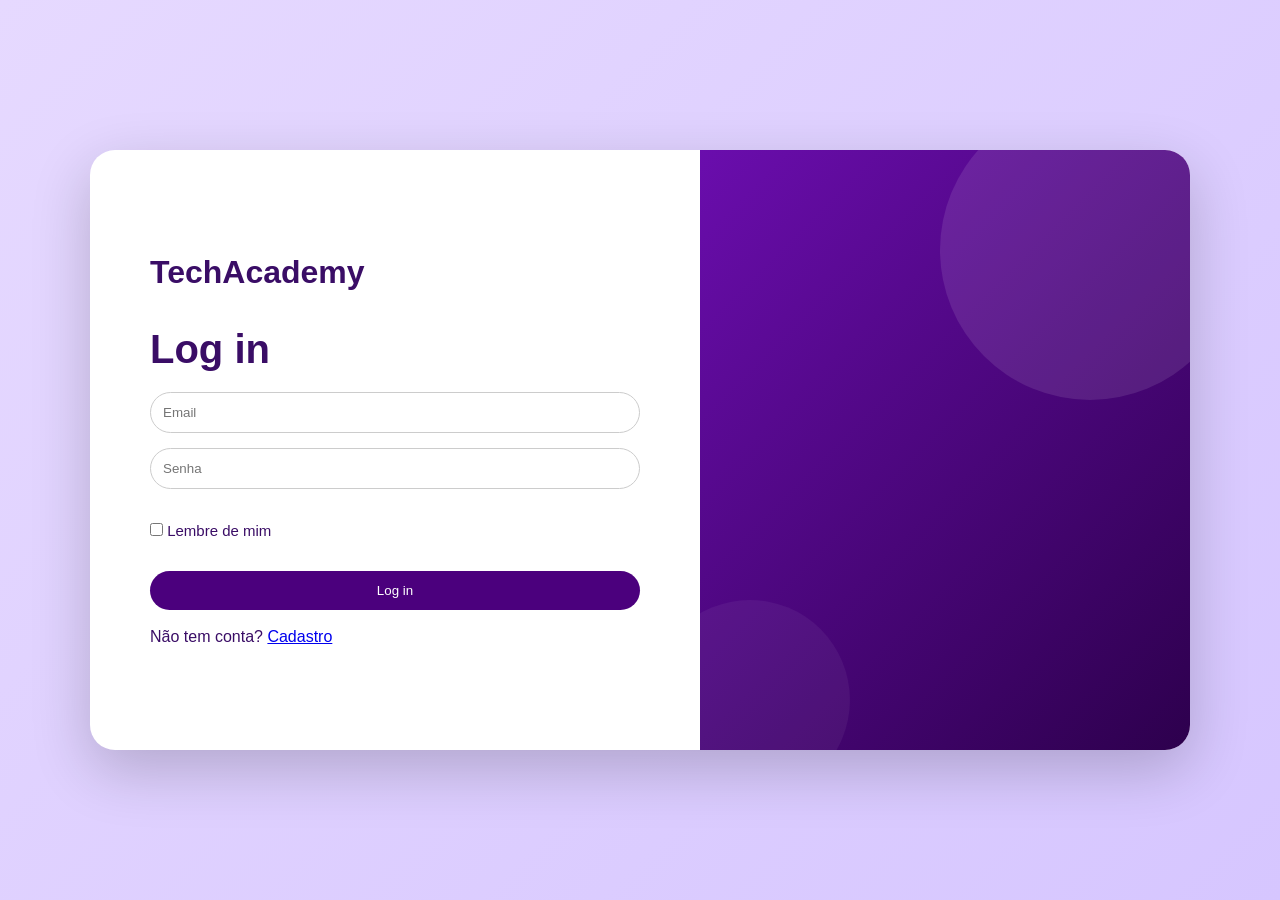
<file: admin.html>
<!DOCTYPE html>
<html lang="pt-br">
<head>

<meta charset="UTF-8">

<meta name="viewport"
content="width=device-width, initial-scale=1.0">

<title>Painel Admin</title>

<link rel="stylesheet" href="Admin.css">

</head>

<body onload="initAdmin()">

<!-- MENU MOBILE -->

<button
class="menu-mobile"
onclick="toggleMenu()">

☰

</button>

<!-- OVERLAY -->

<div
id="overlay"
class="overlay"
onclick="fecharMenu()">

</div>

<!-- SIDEBAR -->

<aside
class="sidebar"
id="sidebar">

  <div>

    <div class="logo-menu">

      <span class="logo-dot"></span>

      <h2>TECHACADEMY</h2>

    </div>

    <nav>

      <button
      class="ativo"
      onclick="mostrar('dashboard', this)">

        Dashboard

      </button>

      <button
      onclick="mostrar('cursos', this)">

        Gerenciar Cursos

      </button>

      <button
      onclick="mostrar('usuarios', this)">

        Alunos

      </button>

      <button
      onclick="mostrar('gestores', this)">

        Gestores

      </button>

      <button
      onclick="mostrar('admins', this)">

        Admins

      </button>

    </nav>

  </div>

  <button
  class="btn-sair"
  onclick="logout()">

    Sair

  </button>

</aside>

<!-- DASHBOARD -->

<div class="dashboard">

  <h1 class="saudacao">
    Painel do Administrador
  </h1>

  <!-- STATUS -->

  <div class="status">

    <div class="card">
      <h3>Cursos</h3>
      <span id="totalCursos">0</span>
    </div>

    <div class="card">
      <h3>Alunos</h3>
      <span id="totalAlunos">0</span>
    </div>

    <div class="card">
      <h3>Gestores</h3>
      <span id="totalGestores">0</span>
    </div>

    <div class="card">
      <h3>Admins</h3>
      <span id="totalAdmins">0</span>
    </div>

  </div>

  <!-- CONTEÚDO -->

  <div id="conteudo"></div>

</div>

<script>

/* =========================
   DATABASE
========================= */

let admins =
JSON.parse(localStorage.getItem("admins")) || [];

let gestores =
JSON.parse(localStorage.getItem("gestores")) || [];

let alunos =
JSON.parse(localStorage.getItem("alunos")) || [];

let cursos =
JSON.parse(localStorage.getItem("cursos")) || [];

/* =========================
   INIT
========================= */

function initAdmin(){

  let user =
  JSON.parse(localStorage.getItem("logado"));

  if(!user || user.tipo !== "admin"){

    alert("Acesso negado");

    location.href = "login.html";

    return;
  }

  atualizarStatus();

  renderDashboard();
}

/* =========================
   MENU MOBILE
========================= */

function toggleMenu(){

  document
  .getElementById("sidebar")
  .classList.toggle("ativo");

  document
  .getElementById("overlay")
  .classList.toggle("ativo");
}

function fecharMenu(){

  document
  .getElementById("sidebar")
  .classList.remove("ativo");

  document
  .getElementById("overlay")
  .classList.remove("ativo");
}

/* =========================
   STATUS
========================= */

function atualizarStatus(){

  document.getElementById(
    "totalCursos"
  ).innerText = cursos.length;

  document.getElementById(
    "totalAlunos"
  ).innerText = alunos.length;

  document.getElementById(
    "totalGestores"
  ).innerText = gestores.length;

  document.getElementById(
    "totalAdmins"
  ).innerText = admins.length;
}

/* =========================
   SALVAR
========================= */

function salvar(){

  localStorage.setItem(
    "admins",
    JSON.stringify(admins)
  );

  localStorage.setItem(
    "gestores",
    JSON.stringify(gestores)
  );

  localStorage.setItem(
    "alunos",
    JSON.stringify(alunos)
  );

  localStorage.setItem(
    "cursos",
    JSON.stringify(cursos)
  );

  atualizarStatus();
}

/* =========================
   LOGOUT
========================= */

function logout(){

  let confirmar =
  confirm("Deseja realmente sair da plataforma?");

  if(!confirmar){
    return;
  }

  alert("Logout realizado com sucesso!");

  localStorage.removeItem("logado");

  location.href = "login.html";
}

/* =========================
   MENU
========================= */

function mostrar(tipo, el){

  document
  .querySelectorAll("nav button")
  .forEach(btn => {

    btn.classList.remove("ativo");

  });

  el.classList.add("ativo");

  fecharMenu();

  if(tipo === "dashboard"){
    renderDashboard();
  }

  if(tipo === "cursos"){
    renderCursos();
  }

  if(tipo === "usuarios"){
    renderUsuarios();
  }

  if(tipo === "gestores"){
    renderGestores();
  }

  if(tipo === "admins"){
    renderAdmins();
  }
}

/* =========================
   DASHBOARD
========================= */

function renderDashboard(){

  document.getElementById(
    "conteudo"
  ).innerHTML = `

    <div class="card">

      <h2>
        Plataforma Online ✅
      </h2>

      <br>

      <p>
        📚 Cursos:
        ${cursos.length}
      </p>

      <p>
        🎓 Alunos:
        ${alunos.length}
      </p>

      <p>
        🧑‍💼 Gestores:
        ${gestores.length}
      </p>

      <p>
        👑 Admins:
        ${admins.length}
      </p>

    </div>

  `;
}

/* =========================
   CURSOS
========================= */

function renderCursos(){

  document.getElementById(
    "conteudo"
  ).innerHTML = `

    <div class="card">

      <h2>Novo Curso</h2>

      <br>

      <input
      id="cursoNome"
      placeholder="Nome do curso">

      <input
      id="cursoTempo"
      placeholder="Tempo do curso">

      <button onclick="criarCurso()">

        Criar Curso

      </button>

    </div>

    <br>

    <div class="cursos">

      ${cursos.map(c => `

        <div class="card">

          <h3>${c.nome}</h3>

          <p>
            ⏱️ ${c.tempo || "Sem tempo"}
          </p>

          <button
          class="btn-excluir"
          onclick="excluirCurso(${c.id})">

            Excluir Curso

          </button>

        </div>

      `).join("")}

    </div>

  `;
}

function criarCurso(){

  let nome =
  document.getElementById(
    "cursoNome"
  ).value;

  let tempo =
  document.getElementById(
    "cursoTempo"
  ).value;

  if(!nome){

    alert("Digite o nome");

    return;
  }

  cursos.push({

    id:Date.now(),

    nome,

    tempo

  });

  salvar();

  renderCursos();
}

function excluirCurso(id){

  if(!confirm("Excluir curso?")){
    return;
  }

  cursos =
  cursos.filter(
    c => c.id !== id
  );

  salvar();

  renderCursos();
}

/* =========================
   ALUNOS
========================= */

function renderUsuarios(){

  document.getElementById(
    "conteudo"
  ).innerHTML = `

    <div class="cursos">

      ${alunos.map(a => `

        <div class="card">

          <h3>${a.nome}</h3>

          <p>
            👤 ${a.login}
          </p>

          <p>
            📚 Cursos:
            ${a.cursos?.length || 0}
          </p>

        </div>

      `).join("")}

    </div>

  `;
}

/* =========================
   GESTORES
========================= */

function renderGestores(){

  document.getElementById(
    "conteudo"
  ).innerHTML = `

    <div class="card">

      <h2>Novo Gestor</h2>

      <br>

      <input
      id="gNome"
      placeholder="Nome">

      <input
      id="gLogin"
      placeholder="Login">

      <input
      id="gSenha"
      placeholder="Senha">

      <button
      onclick="criarGestor()">

        Criar Gestor

      </button>

    </div>

    <br>

    <div class="cursos">

      ${gestores.map(g => `

        <div class="card">

          <h3>${g.nome}</h3>

          <p>
            👤 ${g.login}
          </p>

        </div>

      `).join("")}

    </div>

  `;
}

function criarGestor(){

  let nome =
  document.getElementById(
    "gNome"
  ).value;

  let login =
  document.getElementById(
    "gLogin"
  ).value;

  let senha =
  document.getElementById(
    "gSenha"
  ).value;

  if(!nome || !login || !senha){

    alert("Preencha tudo");

    return;
  }

  gestores.push({

    nome,
    login,
    senha,
    tipo:"gestor"

  });

  salvar();

  renderGestores();
}

/* =========================
   ADMINS
========================= */

function renderAdmins(){

  document.getElementById(
    "conteudo"
  ).innerHTML = `

    <div class="card">

      <h2>Novo Admin</h2>

      <br>

      <input
      id="aNome"
      placeholder="Nome">

      <input
      id="aLogin"
      placeholder="Login">

      <input
      id="aSenha"
      placeholder="Senha">

      <button
      onclick="criarAdmin()">

        Criar Admin

      </button>

    </div>

    <br>

    <div class="cursos">

      ${admins.map(a => `

        <div class="card">

          <h3>${a.nome}</h3>

          <p>
            👤 ${a.login}
          </p>

        </div>

      `).join("")}

    </div>

  `;
}

function criarAdmin(){

  let nome =
  document.getElementById(
    "aNome"
  ).value;

  let login =
  document.getElementById(
    "aLogin"
  ).value;

  let senha =
  document.getElementById(
    "aSenha"
  ).value;

  if(!nome || !login || !senha){

    alert("Preencha tudo");

    return;
  }

  admins.push({

    nome,
    login,
    senha,
    tipo:"admin"

  });

  salvar();

  renderAdmins();
}

</script>

</body>
</html>
</file>
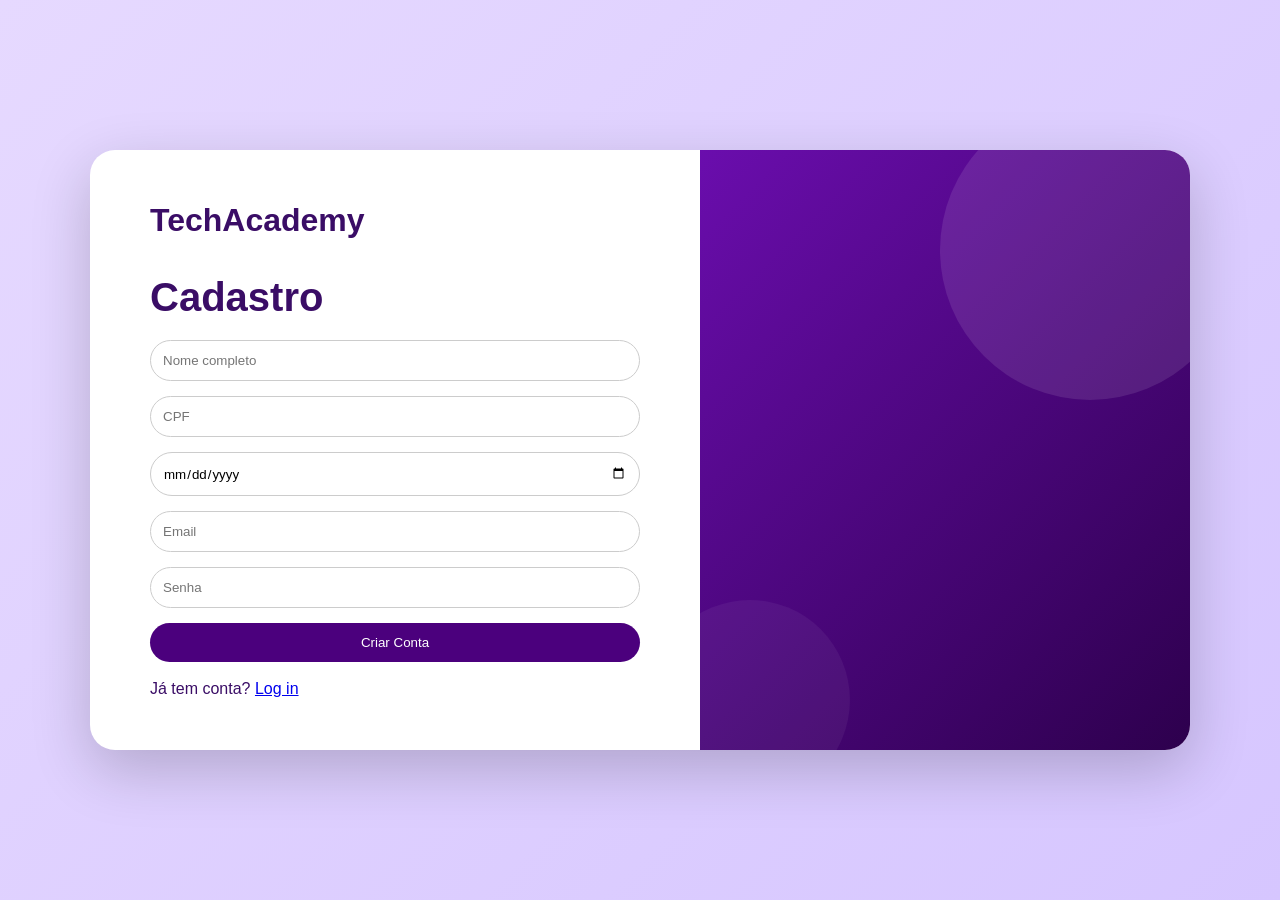
<file: cadastro.html>
<!DOCTYPE html>
<html lang="pt-br">
<head>
<meta charset="UTF-8">
<meta name="viewport" content="width=device-width, initial-scale=1.0">
<title>Cadastro</title>

<link rel="stylesheet" href="style.css">
</head>

<body class="auth-bg">

<div class="auth-container">

  <!-- ESQUERDA -->
  <div class="auth-left">

    <h1 class="logo">
  <a href="index.html">TechAcademy</a>
</h1>

    <br><br>

    <h2>Cadastro</h2>

    <input id="nome" placeholder="Nome completo">
    <input id="cpf" placeholder="CPF">
    <input id="nascimento" type="date">
    <input id="usuario" placeholder="Email">
    <input id="senha" type="password" placeholder="Senha">

    <button onclick="cadastrar()">Criar Conta</button>
    <br>

    <p>Já tem conta? <a href="login.html">Log in</a></p>

  </div>

  <!-- DIREITA -->
  <div class="auth-right"></div>

</div>

<!-- JS -->
<script src="db.js"></script>
<script src="auth.js"></script>

</body>
</html>
</file>
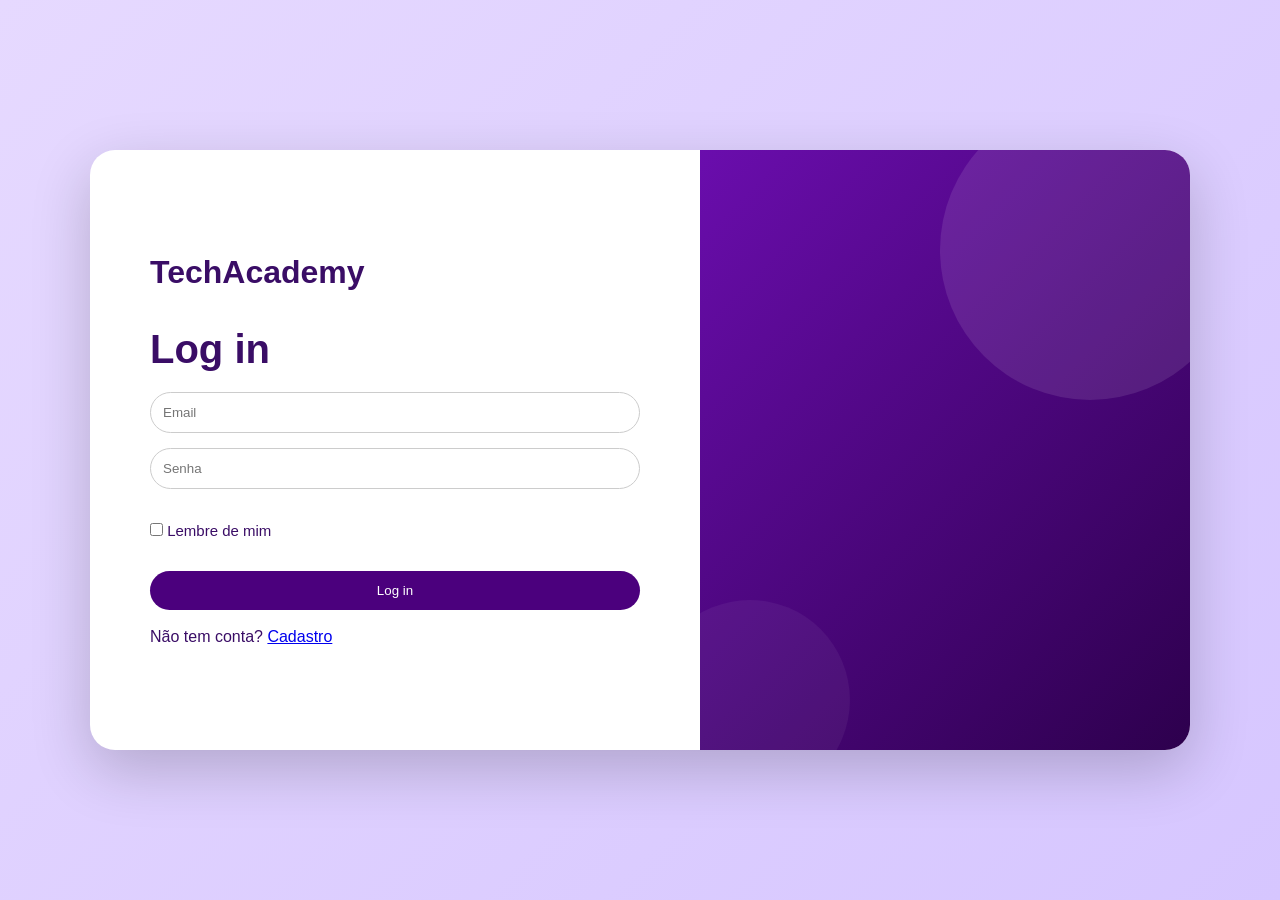
<file: cursos.html>
<!DOCTYPE html>
<html lang="pt-BR">

<head>

  <meta charset="UTF-8">

  <meta name="viewport"
  content="width=device-width, initial-scale=1.0">

  <title>Cursos</title>

  <link rel="stylesheet" href="cursos.css">

</head>

<body>

  <div class="topo">

    <h1>Cursos Disponíveis</h1>

    <input
      type="text"
      id="pesquisa"
      placeholder="Pesquisar curso..."
    >

  </div>

  <div
    id="listaCursos"
    class="grid-cursos"
  ></div>

  <div id="cursoContainer"></div>

  <script src="CURSOS.js"></script>

  <script>

    /* =========================
    LOGIN
    ========================= */

    let user =
    JSON.parse(localStorage.getItem("logado"));

    if(!user){

      alert("Faça login");

      window.location.href =
      "login.html";

    }

    /* =========================
    CURSOS DISPONÍVEIS
    ========================= */

    const listaCursos =
    document.getElementById(
      "listaCursos"
    );

    const pesquisa =
    document.getElementById(
      "pesquisa"
    );

    renderCursos();


    function renderCursos(){

      let busca =
      pesquisa.value.toLowerCase();

      listaCursos.innerHTML =
      "";

      cursosBase.forEach((curso,index)=>{

        if(
          !curso.nome
          .toLowerCase()
          .includes(busca)
        ) return;

        listaCursos.innerHTML += `

          <div class="curso-card">

            <img src="${curso.imagem}">

            <div class="curso-info">

              <span class="categoria">
                ${curso.categoria}
              </span>

              <h2>
                ${curso.nome}
              </h2>

              <p>
                ${curso.descricao}
              </p>

              <button onclick="
                matricular(${index})
              ">
                Matricular-se
              </button>

            </div>

          </div>

        `;
      });

    }

    pesquisa.addEventListener(
      "input",
      renderCursos
    );

    /* =========================
    MATRICULAR
    ========================= */

    function matricular(index){

      if(!user.cursos){

        user.cursos = [];

      }

      let cursoExiste =
      user.cursos.find(
        c => c.id === cursosBase[index].id
      );

      if(cursoExiste){

        abrirCurso(index);
        return;

      }

      user.cursos.push(
        cursosBase[index]
      );

      localStorage.setItem(
        "logado",
        JSON.stringify(user)
      );

      alert(
        "Matrícula realizada!"
      );

      abrirCurso(index);

    }

    /* =========================
    ABRIR CURSO
    ========================= */

    function abrirCurso(index){

      let curso =
      cursosBase[index];

      let container =
      document.getElementById(
        "cursoContainer"
      );

      container.innerHTML = `

        <div class="aulas">

          ${curso.aulas.map((aula,aulaIndex)=>`

            <div class="aula-card">

              <h2>
                ${aula.titulo}
              </h2>

              <p>
                ${aula.material.conteudo}
              </p>

              <button onclick="
                abrirQuestoes(
                  ${index},
                  ${aulaIndex}
                )
              ">
                Fazer Atividade
              </button>

            </div>

          `).join("")}

        </div>

      `;

      window.scrollTo({
        top:document.body.scrollHeight,
        behavior:"smooth"
      });

    }

    /* =========================
    QUESTÕES
    ========================= */

    function abrirQuestoes(
      cursoIndex,
      aulaIndex
    ){

      let curso =
      cursosBase[cursoIndex];

      let aula =
      curso.aulas[aulaIndex];

      let container =
      document.getElementById(
        "cursoContainer"
      );

      let html = "";

      aula.questoes.forEach(
      (q,index)=>{

        html += `

          <div class="questao">

            <h3>
              ${q.pergunta}
            </h3>

            ${q.alternativas.map(
            (alt,altIndex)=>`

              <label class="alternativa">

                <input
                  type="radio"
                  name="questao${index}"
                  value="${altIndex}"
                >

                ${alt}

              </label>

            `).join("")}

          </div>

        `;
      });

      container.innerHTML = `

        <div class="painel">

          <h1>
            ${aula.titulo}
          </h1>

          ${html}

          <button onclick="
            corrigir(
              ${cursoIndex},
              ${aulaIndex}
            )
          ">
            Enviar Respostas
          </button>

        </div>

      `;

    }

    /* =========================
    CORRIGIR
    ========================= */

    function corrigir(
      cursoIndex,
      aulaIndex
    ){

      let aula =
      cursosBase[cursoIndex]
      .aulas[aulaIndex];

      let acertos = 0;

      aula.questoes.forEach(
      (q,index)=>{

        let marcada =
        document.querySelector(
          'input[name="questao'+index+'"]:checked'
        );

        if(!marcada) return;

        if(
          parseInt(marcada.value)
          ===
          q.correta
        ){

          acertos++;

        }

      });

      let xp =
      acertos * 50;

      if(!user.xp){

        user.xp = 0;

      }

      user.xp += xp;

      localStorage.setItem(
        "logado",
        JSON.stringify(user)
      );

      alert(
        "Você acertou "
        + acertos +
        " questão(ões)\n"
        + "XP ganho: "
        + xp
      );

      abrirCurso(cursoIndex);

    }

  </script>

</body>

</html>
</file>
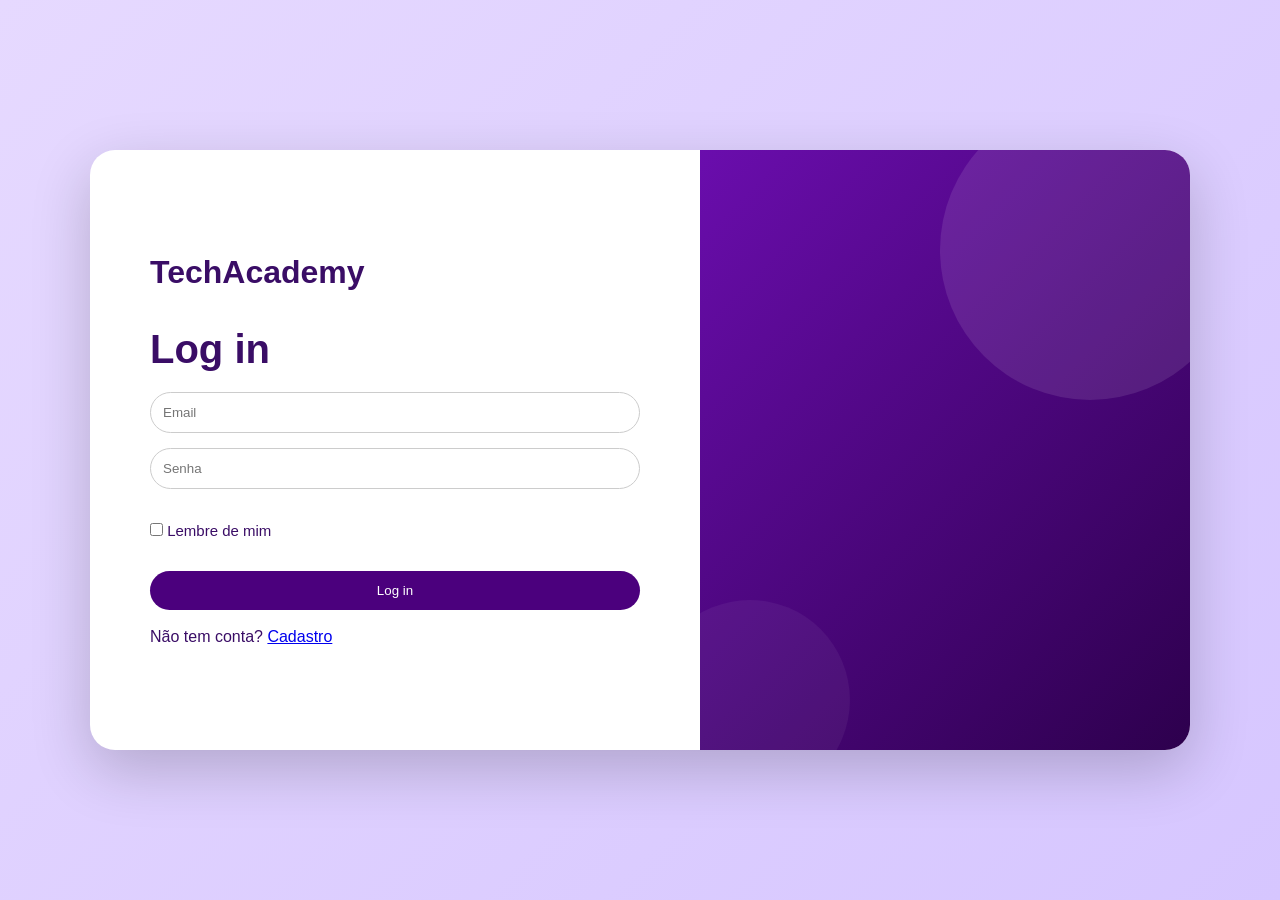
<file: gestor.html>
<!DOCTYPE html>
<html lang="pt-br">

<head>

<meta charset="UTF-8">
<meta name="viewport" content="width=device-width, initial-scale=1.0">

<title>Gestor TechAcademy</title>

<link rel="stylesheet" href="gestor.css">

</head>

<body onload="initGestor()">

<button class="menu-mobile" onclick="toggleMenu()">☰</button>

<div class="overlay" id="overlay" onclick="toggleMenu()"></div>

<div class="layout">

  <aside class="sidebar" id="sidebar">

    <div>

      <div class="logo">
        <span>■</span>
        <h2>TECHACADEMY</h2>
      </div>

      <nav>

        <button onclick="abrirDashboard()">
          Dashboard
        </button>

        <button onclick="renderCursos()">
          Gerenciar Cursos
        </button>

        <button onclick="abrirNovoCurso()">
          Novo Curso
        </button>

        <button onclick="renderRelatorios()">
          Relatórios
        </button>

      </nav>

    </div>

    <button class="btn-logout" onclick="confirmarLogout()">
      Sair
    </button>

  </aside>

  <main class="conteudo">

    <section class="hero">
      <h1>Gestão Tech Academy</h1>
      <p>Dashboard Administrativo de Performance e Crescimento</p>
    </section>

    <section id="metricas"></section>
    <section id="app"></section>

  </main>

</div>

<script src="db.js"></script>
<script src="gestor.js"></script>

</body>
</html>
</file>
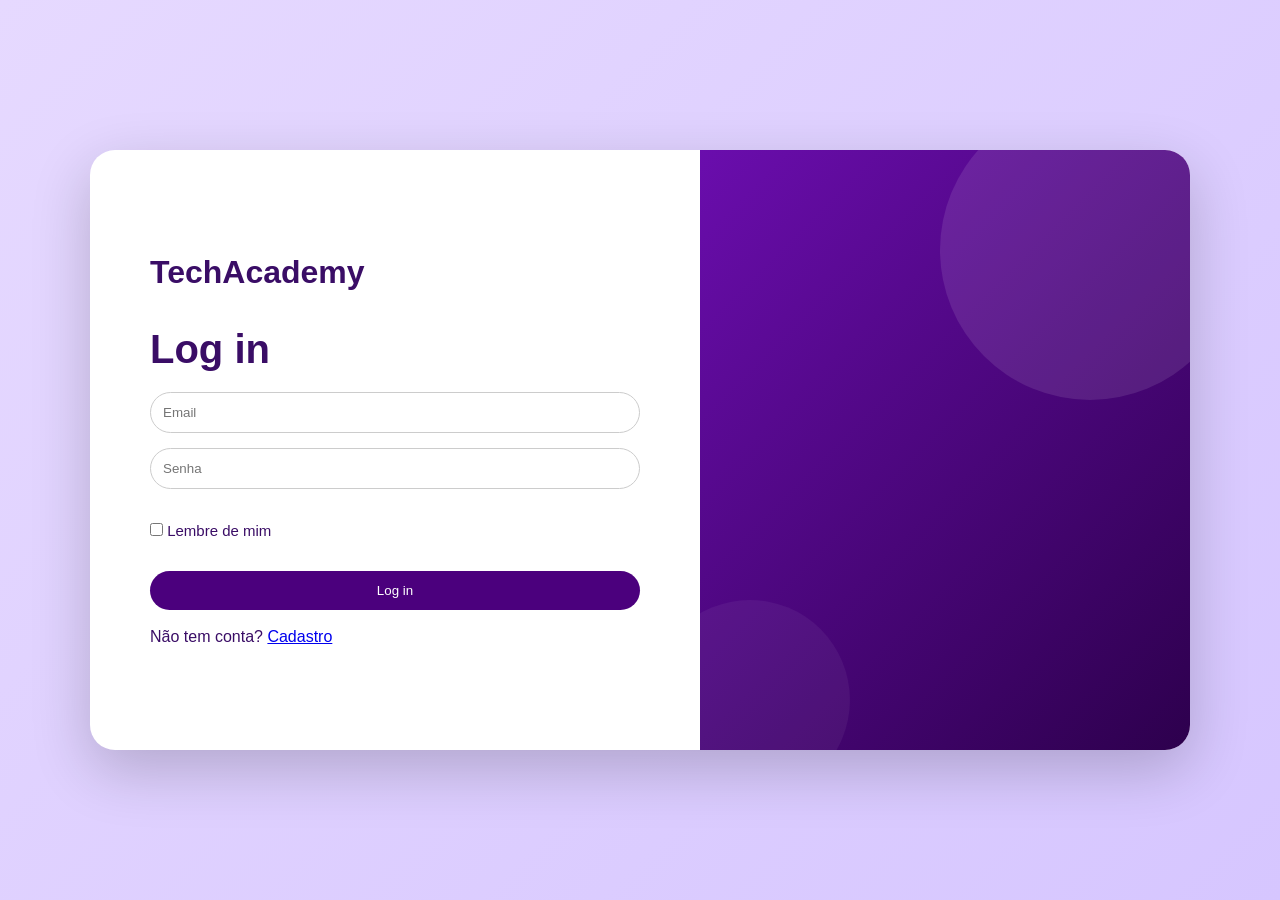
<file: login.html>
<!DOCTYPE html>
<html lang="pt-br">
<head>
<meta charset="UTF-8">
<meta name="viewport" content="width=device-width, initial-scale=1.0">
<title>Login</title>

<link rel="stylesheet" href="style.css">
</head>

<body class="auth-bg">

<div class="auth-container">

  <!-- ESQUERDA -->
  <div class="auth-left">

    <h1 class="logo">
  <a href="index.html">TechAcademy</a>
</h1>

    <br><br>

    <h2>Log in</h2>
  

    <input id="usuario" placeholder="Email">
    <input id="senha" type="password" placeholder="Senha">
    <br>

    <div class="auth-options">
      <label><input type="checkbox"> Lembre de mim</label>
      
    </div>

    <button onclick="login()">Log in</button>
<br>
    <p>Não tem conta? <a href="cadastro.html">Cadastro</a></p>

  </div>

  <!-- DIREITA -->
  <div class="auth-right"></div>

</div>

<!-- JS -->
<script src="db.js"></script>
<script src="auth.js"></script>

</body>
</html>
</file>
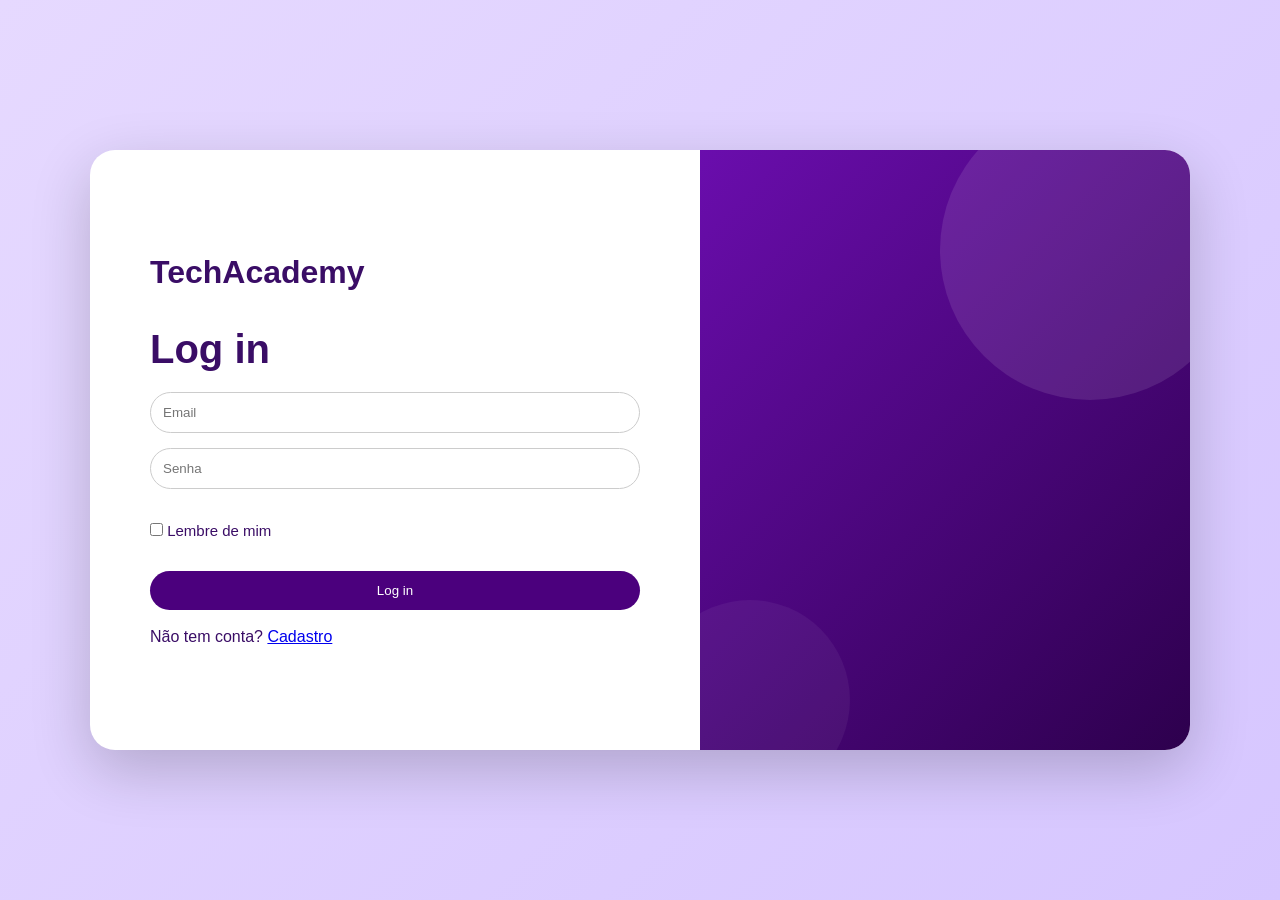
<file: perfil.html>
<!DOCTYPE html>
<html lang="pt-BR">
<head>
<meta charset="UTF-8">
<meta name="viewport" content="width=device-width, initial-scale=1.0">
<title>TechAcademy | Meu Perfil</title>
<link rel="stylesheet" href="dashboard.css">

<!-- Estilos exclusivos da página de perfil.
     Eles sobrescrevem apenas os estilos do dashboard que causavam conflito. -->
<style>
body{
  display:block !important;
  min-height:100vh;
  background:#08080b !important;
  color:#f7f5ff !important;
  overflow-x:hidden;
}
.perfil-page{
  width:min(980px,calc(100% - 32px)) !important;
  max-width:none !important;
  margin:0 auto !important;
  padding:34px 0 50px !important;
}
.perfil-topo{
  display:flex !important;
  align-items:center !important;
  gap:14px !important;
  margin-bottom:24px !important;
}
.perfil-topo button{
  width:42px !important;height:42px !important;
  border:1px solid #272431 !important;
  border-radius:11px !important;
  background:#111116 !important;
  color:#fff !important;
  font-size:19px !important;
  cursor:pointer !important;
  transition:.2s;
}
.perfil-topo button:hover{
  border-color:#8b5cf6 !important;
  background:#8b5cf615 !important;
}
.perfil-topo h2{
  font-size:19px !important;
  letter-spacing:-.3px;
}
.perfil-topo h2::first-letter{color:#fff}
.perfil-card,
.status-card,
.documentos-card,
.desativar-card{
  background:linear-gradient(145deg,#15151c,#101015) !important;
  border:1px solid #272431 !important;
  border-radius:16px !important;
  padding:24px !important;
  margin-bottom:16px !important;
  box-shadow:none !important;
}
.perfil-card{
  text-align:center !important;
  position:relative !important;
  padding:34px 24px 30px !important;
  overflow:hidden;
}
.perfil-card::before{
  content:"";
  position:absolute;
  left:0;right:0;top:0;height:3px;
  background:linear-gradient(90deg,#8b5cf6,#a78bfa);
}
.perfil-card img{
  display:block;
  width:128px !important;
  height:128px !important;
  border-radius:50% !important;
  object-fit:cover !important;
  border:3px solid #8b5cf6 !important;
  margin:0 auto 15px !important;
  box-shadow:0 0 30px #8b5cf633;
  background:#19171f;
}
.perfil-card h1{
  font-size:25px !important;
  margin:0 0 7px !important;
  letter-spacing:-.5px;
}
.perfil-card p{
  color:#9995a8 !important;
  font-size:13px !important;
}
.editar-foto{
  position:absolute !important;
  top:28px !important;
  right:28px !important;
  width:40px !important;
  height:40px !important;
  border:1px solid #8b5cf655 !important;
  border-radius:10px !important;
  background:#8b5cf618 !important;
  color:#c4b5fd !important;
  cursor:pointer !important;
}
.status-card h2,
.documentos-card h2,
.desativar-card h2{
  font-size:16px !important;
  margin:0 !important;
}
.perfil-info{
  display:grid !important;
  grid-template-columns:repeat(3,1fr);
  gap:10px !important;
  margin-top:16px !important;
}
.perfil-info span{
  background:#111116 !important;
  border:1px solid #272431 !important;
  padding:15px !important;
  border-radius:11px !important;
  color:#9995a8 !important;
  font-size:12px !important;
}
.perfil-info strong{
  display:block;
  color:#f5f3ff;
  margin-top:7px;
  font-size:14px;
}
.documentos-card > h2{margin-bottom:14px !important}
.item-perfil{
  padding:13px 14px;
  margin-top:8px;
  border:1px solid #272431;
  border-radius:10px;
  background:#111116;
  color:#ddd9e7;
  font-size:12px;
}
.documentos-card input{
  display:block;
  width:100% !important;
  padding:12px 13px !important;
  margin-top:9px !important;
  border:1px solid #272431 !important;
  border-radius:10px !important;
  background:#0d0d12 !important;
  color:#fff !important;
  outline:none !important;
  font-size:13px;
}
.documentos-card input:focus{
  border-color:#8b5cf6 !important;
  box-shadow:0 0 0 3px #8b5cf610;
}
.documentos-card button{
  width:100% !important;
  padding:12px !important;
  margin-top:12px !important;
  border:0 !important;
  border-radius:10px !important;
  background:linear-gradient(135deg,#8b5cf6,#6d28d9) !important;
  color:#fff !important;
  cursor:pointer !important;
  font-weight:700 !important;
  font-size:12px !important;
}
.desativar-card p{
  color:#9995a8;
  font-size:12px;
  margin-top:7px;
}
.btn-desativar{
  width:100% !important;
  padding:12px !important;
  margin-top:13px !important;
  border:1px solid #ef444455 !important;
  border-radius:10px !important;
  background:#ef444410 !important;
  color:#fca5a5 !important;
  cursor:pointer !important;
  font-weight:700 !important;
  font-size:12px !important;
}
.btn-sair{
  display:block;
  width:100% !important;
  padding:13px !important;
  margin-top:16px !important;
  border:1px solid #272431 !important;
  border-radius:10px !important;
  background:#111116 !important;
  color:#ddd9e7 !important;
  cursor:pointer !important;
  font-weight:700 !important;
  font-size:12px !important;
}
.btn-sair:hover{border-color:#8b5cf655 !important;color:#fff !important}
@media(max-width:700px){
  .perfil-page{width:min(100% - 24px,980px) !important;padding:22px 0 35px !important}
  .perfil-card{padding:30px 18px 25px !important}
  .perfil-info{grid-template-columns:1fr !important}
  .editar-foto{top:18px !important;right:18px !important}
}
</style>
</head>

<body onload="carregarPerfil()">
<div class="perfil-page">

  <div class="perfil-topo">
    <button onclick="voltarDashboard()" aria-label="Voltar">←</button>
    <h2>Tech<span style="color:#a78bfa">Academy</span></h2>
  </div>

  <div class="perfil-card">
    <img id="fotoPerfil" alt="Foto do perfil">
    <input type="file" hidden id="uploadFoto" accept="image/*" onchange="trocarFoto(event)">
    <button class="editar-foto" onclick="document.getElementById('uploadFoto').click()" aria-label="Alterar foto">✏️</button>
    <h1 id="nomePerfil"></h1>
    <p id="emailPerfil"></p>
  </div>

  <div class="status-card">
    <h2>⚙️ Status da conta</h2>
    <div class="perfil-info">
      <span>📅 Cadastro:<strong id="dataCadastro"></strong></span>
      <span>📚 Cursos:<strong id="totalCursos"></strong></span>
      <span>🏆 Certificados:<strong id="totalCertificados"></strong></span>
    </div>
  </div>

  <div class="documentos-card">
    <h2>📚 Cursos em andamento</h2>
    <div id="listaCursos"></div>
  </div>

  <div class="documentos-card">
    <h2>🏆 Certificados</h2>
    <div id="listaCertificados"></div>
  </div>

  <div class="documentos-card">
    <h2>✏️ Editar dados</h2>
    <input type="text" id="novoNome" placeholder="Nome">
    <input type="text" id="novoCpf" placeholder="CPF">
    <input type="date" id="novoNascimento">
    <input type="text" id="novoLogin" placeholder="Login">
    <input type="password" id="novaSenha" placeholder="Nova senha">
    <button onclick="salvarAlteracoes()">SALVAR ALTERAÇÕES</button>
  </div>

  <div class="desativar-card">
    <h2>⚠️ Desativar conta</h2>
    <p>Sua conta será removida permanentemente.</p>
    <button class="btn-desativar" onclick="desativarConta()">DESATIVAR CONTA</button>
  </div>

  <button class="btn-sair" onclick="confirmarSaida()">SAIR DA CONTA</button>
</div>

<script src="db.js"></script>
<script src="perfil.js"></script>
</body>
</html>
</file>
<file: Admin.css>
/* =========================
   RESET
========================= */

*{
  margin:0;
  padding:0;
  box-sizing:border-box;
  font-family:Arial, Helvetica, sans-serif;
}

html,
body{

  width:100%;

  overflow-x:hidden;

  background:#06070b;

  color:white;
}

body.menu-aberto{
  overflow:hidden;
}

/* =========================
   MENU MOBILE
========================= */

.menu-mobile{

  position:fixed;

  top:15px;
  right:15px;

  width:50px;
  height:50px;

  border:none;

  border-radius:12px;

  background:#8a2cff;

  color:white;

  font-size:24px;

  cursor:pointer;

  z-index:3000;

  display:none;

  align-items:center;

  justify-content:center;

  box-shadow:
  0 10px 25px rgba(0,0,0,.35);
}

/* =========================
   OVERLAY
========================= */

.overlay{

  position:fixed;

  inset:0;

  background:rgba(0,0,0,.6);

  z-index:1900;

  display:none;
}

.overlay.ativo{
  display:block;
}

/* =========================
   SIDEBAR
========================= */

.sidebar{

  width:240px;

  height:100vh;

  background:#050505;

  border-right:1px solid #1a1a1a;

  padding:25px 15px;

  display:flex;

  flex-direction:column;

  justify-content:space-between;

  position:fixed;

  top:0;
  left:0;

  overflow-y:auto;

  z-index:2000;
}

/* =========================
   LOGO
========================= */

.logo-menu{

  display:flex;

  align-items:center;

  gap:10px;

  margin-bottom:40px;
}

.logo-dot{

  width:8px;

  height:8px;

  background:#ff00ff;

  display:block;

  border-radius:50%;
}

.logo-menu h2{

  font-size:18px;

  color:white;

  letter-spacing:1px;
}

/* =========================
   MENU
========================= */

.sidebar nav{

  display:flex;

  flex-direction:column;

  gap:12px;
}

.sidebar nav button{

  width:100%;

  background:#0d0d0d;

  border:none;

  color:white;

  padding:14px;

  border-radius:14px;

  cursor:pointer;

  text-align:left;

  font-size:14px;

  font-weight:bold;

  transition:.3s;
}

.sidebar nav button:hover{

  background:#171717;

  transform:translateX(3px);
}

/* BOTÃO ATIVO */

.sidebar nav button.ativo{

  background:linear-gradient(
    90deg,
    #ff00ff,
    #8a2cff
  );
}

/* =========================
   BOTÃO SAIR
========================= */

.btn-sair{

  width:100%;

  background:#ff2b59;

  border:none;

  color:white;

  padding:15px;

  border-radius:14px;

  cursor:pointer;

  font-size:15px;

  font-weight:bold;

  transition:.3s;
}

.btn-sair:hover{

  transform:translateY(-2px);

  opacity:.95;
}

/* =========================
   DASHBOARD
========================= */

.dashboard{

  margin-left:240px;

  width:calc(100% - 240px);

  padding:35px;

  overflow-x:hidden;
}

/* =========================
   TÍTULO
========================= */

.saudacao{

  font-size:36px;

  margin-bottom:30px;
}

/* =========================
   STATUS
========================= */

.status{

  display:grid;

  grid-template-columns:
  repeat(auto-fit,minmax(180px,1fr));

  gap:20px;

  margin-bottom:30px;
}

.status .card{

  text-align:center;
}

.status .card span{

  display:block;

  margin-top:10px;

  font-size:32px;

  font-weight:bold;

  color:#bb86fc;
}

/* =========================
   CARDS
========================= */

.card{

  background:#111;

  border:1px solid #1f1f1f;

  border-radius:20px;

  padding:24px;

  transition:.3s;
}

.card:hover{

  border-color:#8a2cff;

  transform:translateY(-3px);
}

.card h2,
.card h3{

  margin-bottom:15px;
}

.card p{

  color:#aaa;

  margin-bottom:10px;

  line-height:1.5;
}

/* =========================
   INPUTS
========================= */

input{

  width:100%;

  background:#151515;

  border:1px solid #222;

  color:white;

  padding:14px;

  border-radius:12px;

  margin-bottom:15px;

  outline:none;

  transition:.3s;
}

input:focus{

  border-color:#8a2cff;
}

input::placeholder{
  color:#777;
}

/* =========================
   BOTÕES
========================= */

button{

  border:none;

  cursor:pointer;
}

.card button{

  width:100%;

  background:linear-gradient(
    90deg,
    #ff00ff,
    #8a2cff
  );

  color:white;

  padding:14px;

  border-radius:12px;

  font-weight:bold;

  transition:.3s;
}

.card button:hover{

  opacity:.95;

  transform:translateY(-2px);
}

/* EXCLUIR */

.btn-excluir{

  margin-top:12px;

  background:#ff2b59 !important;
}

/* =========================
   GRID CURSOS
========================= */

.cursos{

  display:grid;

  grid-template-columns:
  repeat(auto-fit,minmax(260px,1fr));

  gap:20px;

  margin-top:20px;
}

/* =========================
   RESPONSIVO
========================= */

@media(max-width:900px){

  .menu-mobile{
    display:flex;
  }

  .sidebar{

    position:fixed;

    top:0;

    left:-280px;

    width:260px;

    height:100vh;

    background:#050505;

    border-right:1px solid #1a1a1a;

    z-index:2500;

    transition:all .4s ease;

    overflow-y:auto;
  }

  .sidebar.ativo{

    left:0;
  }

  .dashboard{

    width:100%;

    margin-left:0;

    padding:90px 20px 20px;
  }

  .saudacao{

    font-size:28px;
  }

}

@media(max-width:600px){

  .sidebar nav button{

    padding:13px;

    font-size:13px;
  }

  .dashboard{

    padding:90px 15px 20px;
  }

  .saudacao{

    font-size:24px;
  }

  .status{

    grid-template-columns:1fr;
  }

  .card{

    padding:18px;
  }

}
</file>
<file: style.css>
*{
  margin:0;
  padding:0;
  box-sizing:border-box;
  font-family: 'Roboto', sans-serif;
}

/* FUNDO GLOBAL */
body{
  min-height:100vh;
  background:linear-gradient(to bottom,#c400ff,#000);
  color:white;
}

/* HEADER */
header{
  display:flex;
  justify-content:space-between;
  align-items:center;
  padding:15px 20px;
  background:linear-gradient(135deg,rgb(61, 61, 61),rgb(61, 61, 61));
  color:white;

  position:fixed;
  top:0;
  left:0;
  width:100%;
  z-index:1000;

  position:relative; /* necessário pro menu central */
}

/* LOGO */
header h1{
  font-size:35px;
}

/* MENU CENTRAL */
nav{
  position:absolute;
  left:47%;
  transform:translateX(-50%);
  display:flex;
  gap:30px;
}

nav a{
  text-decoration:none;
  color:white;
  font-size: 30px;
}

/* BOTÃO */
header button{
  padding:8px 18px;
  border:none;
  border-radius:20px;
  background:white;
  color:#5a2ca0;
  cursor:pointer;
  font-size: 30px;
}

/* HERO COM VÍDEO */
.hero{
  margin-top:0px;
  position:relative;
  height:100vh;
  display:flex;
  align-items:center;
  justify-content:center;
  text-align:center;
  overflow:hidden;
}

.video-bg{
  position:absolute;
  top:0;
  left:0;
  width:120%;
  height:100%;
  object-fit:cover;
  z-index:0;
}

.hero::after{
  content:"";
  position:absolute;
  width:100%;
  height:100%;
  background:linear-gradient(rgba(0,0,0,0.6),rgba(0,0,0,0.9));
  z-index:1;
}

.hero-content{
  position:relative;
  z-index:2;
}

.hero-content h2{
  font-size:50px;
  margin-bottom:10px;
}

.hero-content p{
  margin-bottom:20px;
}

.hero-content button{
  padding:12px 25px;
  border:none;
  border-radius:100px;
  background:linear-gradient(135deg,#7b2ff7,#f107a3);
  color:white;
  cursor:pointer;
  font-size:35px;
  
}

/* CURSOS */
.cursos-section{
  text-align:center;
  padding:50px 20px;
}

.cursos-section h2{  margin-bottom:30px;
  font-size:40px;
}

.cursos{
  display:grid;
 grid-template-columns: repeat(3, 1fr); /* 🔥 3 colunas fixas */
  gap:20px;
  padding:40px;
  font-size: 30px;
}

/* CARD */
.card{
  background:rgba(255,255,255,0.05);
  padding:20px;
  border-radius:15px;
  box-shadow:0 5px 20px rgba(0,0,0,0.3);
  cursor:pointer;
  transition:0.3s;
  color:white;

  display:flex;
  flex-direction:column;
  text-align:center;
}

.card:hover{
  transform:scale(1.05);
}


.card h3{
  margin-bottom:30px;
  font-size: 25px;
}

.card p{
  font-size:20px;
  margin-bottom:30px;
  min-height:100px;
}



/* TEMPO */
.tempo{
  font-size:20px;
  color:#ccc;
  margin-bottom:50px;
}

/* BOTÃO CARD */
.card button{
  margin-top:auto;
  padding:10px;
  border:none;
  border-radius:20px;
  background:linear-gradient(135deg,#7b2ff7,#f107a3);
  color:white;
  cursor:pointer;
  font-size: 35px;
}

/* LOGIN */
.bg{
  display:flex;
  justify-content:center;
  align-items:center;
  height:100vh;
}

.container{
  width:90%;
  max-width:1100px;
  height:600px;
  display:flex;
  border-radius:20px;
  overflow:hidden;
  box-shadow:0 10px 40px rgba(0,0,0,0.5);
  background:rgba(0,0,0,0.6);
}

.form-box{
  flex:1;
  padding:60px;
  display:flex;
  flex-direction:column;
  justify-content:center;
}

.form-box h1{
  font-size:36px;
  margin-bottom:20px;
}

.form-box input{
  padding:14px;
  margin-bottom:15px;
  border-radius:25px;
  border:none;
  background:rgba(255,255,255,0.1);
  color:white;
}

.form-box button{
  padding:14px;
  border:none;
  border-radius:25px;
  background:linear-gradient(135deg,#7b2ff7,#f107a3);
  color:white;
  cursor:pointer;
}

/* FOOTER */
.footer{
  background:linear-gradient(135deg,rgb(61, 61, 61),rgb(61, 61, 61));
  padding:50px 20px;
}

.footer-container{
  display:flex;
  justify-content:space-between;
  flex-wrap:wrap;
  gap:30px;
}

.footer-box{
  flex:1;
  min-width:200px;
}

.footer-box a{
  display:block;
  color:#ccc;
  text-decoration:none;
  margin:5px 0;
}

.footer-bottom{
  text-align:center;
  margin-top:20px;
  font-size:13px;
}

/* RESPONSIVO */
@media(max-width:768px){

  header{
    flex-direction:column;
    gap:10px;
    text-align:center;
  }

  nav{
    position:static;
    transform:none;
    justify-content:center;
  }

  .hero{
    height:70vh;
  }

  .cursos{
    display:flex;
    flex-direction:column;
    align-items:center;
  }

  .card{
    width:90%;
  }

}

/* FUNDO */
.auth-bg{
  background:linear-gradient(135deg,#e6d9ff,#d6c6ff);
  display:flex;
  justify-content:center;
  align-items:center;
  height:100vh;
}

/* CONTAINER */
.auth-container{
  width:90%;
  max-width:1100px;
  height:600px;
  display:flex;
  border-radius:25px;
  overflow:hidden;
  background:white;
  box-shadow:0 20px 60px rgba(0,0,0,0.2);
}

/* ESQUERDA */
.auth-left{
  flex:1;
  padding:60px;
  display:flex;
  flex-direction:column;
  justify-content:center;
  color:#3a0d66;
}

.auth-left h2{
  font-size:40px;
  margin-bottom:20px;
}

/* INPUTS */
.auth-left input{
  padding:12px;
  margin-bottom:15px;
  border-radius:25px;
  border:1px solid #ccc;
  outline:none;
}

/* OPÇÕES */
.auth-options{
  display:flex;
  justify-content:space-between;
  font-size:15px;
  margin-bottom:20px;
}

.auth-options a{
  color:#6a0dad;
  text-decoration:none;
}

/* BOTÃO */
.auth-left button{
  padding:12px;
  border:none;
  border-radius:25px;
  background:#4b007d;
  color:white;
  cursor:pointer;
}

/* DIREITA */
.auth-right{
  flex:1;
  background:linear-gradient(135deg,#6a0dad,#2d004d);
  position:relative;
}

/* DETALHES */
.auth-right::before{
  content:"";
  position:absolute;
  width:300px;
  height:300px;
  background:rgba(255,255,255,0.1);
  border-radius:50%;
  top:-50px;
  right:-50px;
}

.auth-right::after{
  content:"";
  position:absolute;
  width:200px;
  height:200px;
  background:rgba(255,255,255,0.05);
  border-radius:50%;
  bottom:-50px;
  left:-50px;
}

/* RESPONSIVO */
@media(max-width:768px){

  .auth-container{
    flex-direction:column;
    height:auto;
  }

  .auth-right{
    height:200px;
  }

}
.explorar{
  margin-top:20px;
  text-align:center;
}

.explorar button{
  padding:12px 25px;
  border:none;
  border-radius:100px;
  background:linear-gradient(135deg,#7b2ff7,#f107a3);
  color:white;
  cursor:pointer;
  font-size:20px;
  transition:0.3s;
}

.explorar button:hover{
  transform:scale(1.05);
}
.dashboard{
  padding:100px 20px 40px;
  max-width:1200px;
  margin:auto;
}

/* SAUDAÇÃO */
.saudacao{
  font-size:28px;
  margin-bottom:20px;
}

/* BUSCA */
.busca input{
  width:100%;
  padding:15px;

  border-radius:15px;
  border:1px solid rgba(255,255,255,0.1);

  background:#1e1e1e; /* 🔥 cinza escuro */
  color:white;

  outline:none;
  transition:0.3s;
}


/* INFO CARDS */
.info-cards{
  display:flex;
  gap:20px;
  margin-bottom:30px;
}

.info-card{
  flex:1;
  background:#1e1e1e; /* 🔥 cinza escuro */
  padding:20px;
  border-radius:15px;
}



.info-card span{
  font-size:30px;
  font-weight:bold;
}

/* TABS */
.tabs{
  display:flex;
  gap:10px;
  margin-bottom:30px;
}

.tabs button{
  flex:1;
  padding:10px;
  border:none;
  border-radius:20px;
  background:rgba(255,255,255,0.1);
  color:white;
  cursor:pointer;
}

.tabs .ativo{
  background:linear-gradient(135deg,#7b2ff7,#f107a3);
}

/* BLOCO VAZIO */
.conteudo-vazio{
  text-align:center;

  background:#1e1e1e; /* 🔥 cinza escuro */
  border:1px solid rgba(255,255,255,0.05);

  padding:50px 20px;
  border-radius:20px;
}


.conteudo-vazio .icone{
  font-size:50px;
  margin-bottom:10px;
}

.conteudo-vazio p{
  color:#aaa;
  margin-bottom:20px;
}


.conteudo-vazio button{
  padding:12px 25px;
  border-radius:25px;

  background:#1e1e1e;
  color:white;

  border:1px solid rgba(255,255,255,0.1);
  cursor:pointer;
  transition:0.3s;
}
.conteudo-vazio button:hover{
  background:linear-gradient(135deg,#7b2ff7,#f107a3);
  border:none;
}
.logo a{
  text-decoration:none;
  color:inherit; /* mantém a cor original */
  cursor:pointer;
}

/* opcional - leve efeito */
.logo a:hover{
  opacity:0.8;
}

/* =========================
   RESPONSIVIDADE GLOBAL
========================= */

/* TABLETS */
@media (max-width: 1024px){

  nav a{
    font-size:20px;
  }

  header button{
    font-size:20px;
  }

  .hero-content h2{
    font-size:40px;
  }

  .hero-content button{
    font-size:22px;
  }

  .cursos{
    grid-template-columns: repeat(2, 1fr); /* 🔥 2 colunas */
  }

  .card button{
    font-size:20px;
  }

}


/* MOBILE */
@media (max-width: 768px){

  /* HEADER */
  header{
    flex-direction:column;
    gap:10px;
    text-align:center;
  }

  header h1{
    font-size:26px;
  }

  nav{
    position:static;
    transform:none;
    justify-content:center;
    flex-wrap:wrap;
    gap:15px;
  }

  nav a{
    font-size:16px;
  }

  header button{
    font-size:16px;
    padding:6px 14px;
  }

  /* HERO */
  .hero{
    height:70vh;
  }

  .hero-content h2{
    font-size:30px;
  }

  .hero-content p{
    font-size:14px;
  }

  .hero-content button{
    font-size:16px;
    padding:10px 20px;
  }

  /* VÍDEO */
  .video-bg{
    width:100%;
  }

  /* CURSOS */
  .cursos{
    grid-template-columns: 1fr; /* 🔥 1 coluna */
    padding:20px;
  }

  .card{
    width:100%;
  }

  .card h3{
    font-size:20px;
  }

  .card p{
    font-size:14px;
    min-height:auto;
  }

  .tempo{
    font-size:14px;
    margin-bottom:20px;
  }

  .card button{
    font-size:16px;
  }

  /* DASHBOARD */
  .dashboard{
    padding:80px 10px 30px;
  }

  .saudacao{
    font-size:20px;
    text-align:center;
  }

  .info-cards{
    flex-direction:column;
  }

  .tabs{
    flex-direction:column;
  }

  .tabs button{
    font-size:14px;
  }

  /* FORM LOGIN/CADASTRO */
  .auth-container{
    flex-direction:column;
    height:auto;
  }

  .auth-left{
    padding:30px;
  }

  .auth-left h2{
    font-size:28px;
  }

  .auth-right{
    height:200px;
  }

}


/* MOBILE PEQUENO */
@media (max-width: 480px){

  .hero-content h2{
    font-size:24px;
  }

  .hero-content button{
    font-size:14px;
  }

  .card{
    padding:15px;
  }

  .card button{
    font-size:14px;
  }

}
</file>
<file: cursos.css>
/* =========================
RESET
========================= */

*{
  margin:0;
  padding:0;
  box-sizing:border-box;
  font-family:Arial, sans-serif;
}

body{
  background:#0f172a;
  color:white;
  min-height:100vh;
  padding:30px;
}

/* =========================
TOPO
========================= */

.topo{
  width:100%;
  display:flex;
  justify-content:space-between;
  align-items:center;
  gap:20px;
  margin-bottom:30px;
  flex-wrap:wrap;
}

.topo h1{
  font-size:32px;
}

#pesquisa{
  width:300px;
  max-width:100%;
  padding:12px;
  border:none;
  border-radius:10px;
  outline:none;
  font-size:15px;
}

/* =========================
GRID CURSOS
========================= */

.grid-cursos{
  width:100%;
  display:grid;
  grid-template-columns:repeat(auto-fit,minmax(320px,1fr));
  gap:25px;
}

/* =========================
CARD CURSO
========================= */

.curso-card{
  background:#1e293b;
  border-radius:20px;
  overflow:hidden;
  transition:.3s;
  box-shadow:0 0 15px rgba(0,0,0,.3);
}

.curso-card:hover{
  transform:translateY(-5px);
}

.curso-card img{
  width:100%;
  height:220px;
  object-fit:cover;
}

.curso-info{
  padding:20px;
}

.curso-info h2{
  margin-bottom:10px;
  font-size:24px;
}

.categoria{
  display:inline-block;
  background:#7c3aed;
  padding:6px 12px;
  border-radius:30px;
  font-size:12px;
  margin-bottom:15px;
}

.curso-info p{
  color:#cbd5e1;
  line-height:1.5;
  margin-bottom:20px;
}

.curso-info button{
  width:100%;
  padding:14px;
  border:none;
  border-radius:12px;
  background:#7c3aed;
  color:white;
  font-size:16px;
  cursor:pointer;
  transition:.3s;
}

.curso-info button:hover{
  background:#6d28d9;
}

/* =========================
AULAS
========================= */

.aulas{
  margin-top:30px;
  display:grid;
  gap:20px;
}

.aula-card{
  background:#1e293b;
  padding:20px;
  border-radius:20px;
}

.aula-card h2{
  margin-bottom:10px;
}

.aula-card p{
  color:#cbd5e1;
  margin-bottom:20px;
}

.aula-card button{
  padding:12px 20px;
  border:none;
  border-radius:10px;
  background:#22c55e;
  color:white;
  cursor:pointer;
}

/* =========================
QUESTÕES
========================= */

.painel{
  max-width:800px;
  margin:auto;
}

.questao{
  background:#1e293b;
  padding:20px;
  border-radius:15px;
  margin-bottom:20px;
}

.questao h3{
  margin-bottom:15px;
}

.alternativa{
  display:flex;
  gap:10px;
  margin-bottom:10px;
}

.painel button{
  width:100%;
  padding:15px;
  border:none;
  border-radius:12px;
  background:#7c3aed;
  color:white;
  font-size:16px;
  cursor:pointer;
}

/* =========================
RESPONSIVO
========================= */

@media(max-width:700px){

  body{
    padding:15px;
  }

  .topo{
    flex-direction:column;
    align-items:flex-start;
  }

  #pesquisa{
    width:100%;
  }

}
</file>
<file: gestor.css>
*{
  margin:0;
  padding:0;
  box-sizing:border-box;
  font-family:Arial;
}

body{
  background:#06070b;
  color:white;
}

/* LAYOUT */

.layout{
  display:flex;
  min-height:100vh;
}

/* SIDEBAR */

.sidebar{

  width:260px;

  background:#090909;

  border-right:1px solid #1d1d1d;

  padding:30px 20px;

  display:flex;

  flex-direction:column;

  justify-content:space-between;

  transition:.4s;
}

.logo{
  display:flex;
  align-items:center;
  gap:10px;
  margin-bottom:40px;
}

.logo span{
  color:#ff00ff;
}

.logo h2{
  font-size:15px;
}

.sidebar nav{
  display:flex;
  flex-direction:column;
  gap:15px;
}

.sidebar nav button{

  background:#111;

  border:none;

  color:white;

  padding:14px;

  border-radius:12px;

  cursor:pointer;

  text-align:left;

  transition:.3s;
}

.sidebar nav button:hover{
  background:#8a2cff;
}

/* BOTÃO SAIR */

.btn-logout{

  background:#ff2b59 !important;

  display:flex;

  align-items:center;

  justify-content:center;

  width:100%;

  border:none;

  color:white;

  padding:14px;

  border-radius:12px;

  cursor:pointer;

  font-weight:bold;

  text-align:center;
}

/* CONTEÚDO */

.conteudo{
  flex:1;
  padding:40px;
}

.hero{
  margin-bottom:30px;
}

.hero h1{
  font-size:45px;
}

.hero p{
  color:#777;
  margin-top:10px;
}

/* MÉTRICAS */

.metricas-grid{

  display:grid;

  grid-template-columns:
  repeat(auto-fit,minmax(220px,1fr));

  gap:20px;

  margin-bottom:30px;
}

.card-metrica{

  background:#111;

  border:1px solid #1f1f1f;

  border-radius:20px;

  padding:25px;
}

.card-metrica h4{
  color:#888;
  margin-bottom:10px;
}

.card-metrica span{
  font-size:35px;
  font-weight:bold;
}

/* PAINEL */

.painel{

  background:#0e0e0e;

  border-radius:20px;

  padding:30px;

  border:1px solid #1d1d1d;
}

/* FORM */

input,
textarea{

  width:100%;

  margin-bottom:15px;

  background:#151515;

  border:1px solid #222;

  color:white;

  padding:14px;

  border-radius:12px;
}

textarea{
  min-height:120px;
}

button{

  background:linear-gradient(
  90deg,
  #ff00ff,
  #8a2cff
  );

  border:none;

  color:white;

  padding:14px 20px;

  border-radius:12px;

  cursor:pointer;
}

.danger{
  background:#ff2b59 !important;
}

/* CURSOS */

.cursos-grid{

  display:grid;

  grid-template-columns:
  repeat(auto-fit,minmax(320px,1fr));

  gap:20px;
}

.curso-card{

  background:#111;

  border-radius:20px;

  overflow:hidden;

  border:1px solid #1f1f1f;
}

.curso-card img{

  width:100%;

  height:200px;

  object-fit:cover;
}

.curso-body{
  padding:20px;
}

.curso-body p{
  color:#999;
  margin:15px 0;
}

.acoes{
  display:flex;
  gap:10px;
  flex-wrap:wrap;
}

/* AULAS */

.aulas-grid,
.questoes-grid{

  display:grid;

  gap:20px;

  margin-top:20px;
}

.aula-card,
.questao-card,
.relatorio-card{

  background:#151515;

  border:1px solid #222;

  padding:20px;

  border-radius:16px;
}

.aula-card a{

  color:#bb86fc;

  text-decoration:none;

  display:block;

  margin:10px 0;
}

/* MENU MOBILE */

.menu-mobile{

  position:fixed;

  top:15px;
  left:15px;

  width:50px;
  height:50px;

  border:none;

  border-radius:12px;

  background:#8a2cff;

  color:white;

  font-size:24px;

  cursor:pointer;

  z-index:2000;

  display:none;

  align-items:center;
  justify-content:center;
}

/* OVERLAY */

.overlay{

  position:fixed;

  width:100%;
  height:100vh;

  background:rgba(0,0,0,.6);

  z-index:1400;

  display:none;
}

.overlay.ativo{
  display:block;
}

/* RESPONSIVO */

@media(max-width:900px){

  .menu-mobile{
    display:flex;
  }

  .sidebar{

    position:fixed;

    top:0;

    left:-100%;

    width:260px;

    height:100vh;

    z-index:1500;
  }

  .sidebar.ativo{
    left:0;
  }

  .conteudo{
    width:100%;
    padding:90px 20px;
  }

  .hero h1{
    font-size:32px;
  }

  .layout{
    flex-direction:column;
  }
}
/* =========================
   BOTÃO MATERIAL
========================= */

.btn-material{

  display:flex;

  align-items:center;

  justify-content:center;

  gap:8px;

  width:10%;

  margin:15px 0;

  padding:14px;

  border-radius:12px;

  text-decoration:none;

  font-weight:bold;

  color:white;

  background:linear-gradient(
    90deg,
    #5b3df5,
    #8a2cff
  );

  transition:.3s;
}

.btn-material:hover{

  transform:translateY(-2px);

  box-shadow:
  0 10px 25px rgba(138,44,255,.35);

  opacity:.95;
}
</file>
<file: dashboard.css>
*{box-sizing:border-box;margin:0;padding:0}
:root{
  --bg:#08080b;--sidebar:#0d0d12;--panel:#111116;--panel2:#17171e;
  --purple:#8b5cf6;--purple2:#a78bfa;--text:#f7f5ff;--muted:#9691a5;
  --border:#272431;--green:#34d399;
}
html{scroll-behavior:smooth}
body{font-family:Inter,Segoe UI,Arial,sans-serif;background:var(--bg);color:var(--text);overflow-x:hidden}
a{text-decoration:none;color:inherit}
button,input{font:inherit}
.layout{min-height:100vh}
.sidebar{position:fixed;z-index:1000;inset:0 auto 0 0;width:258px;background:linear-gradient(180deg,#0e0e13,#0a0a0e);border-right:1px solid var(--border);padding:24px 15px;display:flex;flex-direction:column}
.brand{padding:2px 10px 30px}
.brand a{display:flex;align-items:center;gap:11px;font-size:20px;font-weight:800;letter-spacing:-.4px}
.brand-mark{width:39px;height:39px;border-radius:11px;display:grid;place-items:center;background:linear-gradient(135deg,var(--purple),#5b21b6);box-shadow:0 0 28px #8b5cf644;font-size:13px}
.brand-purple,.mobile-title span{color:var(--purple2)}
.menu-label{font-size:10px;letter-spacing:1.6px;color:#5e5a6b;padding:12px 12px 8px}
.menu{display:flex;flex-direction:column;gap:4px}
.menu a{display:flex;align-items:center;gap:12px;color:#a9a5b5;padding:12px;border-radius:10px;font-size:13px;transition:.2s}
.menu a span{width:22px;text-align:center;font-size:17px}
.menu a:hover{background:#8b5cf612;color:#fff}
.menu a.active{color:#fff;background:#8b5cf61a;box-shadow:inset 3px 0 var(--purple)}
.sidebar-profile{margin-top:auto;border-top:1px solid var(--border);padding:16px 8px 0}
.sidebar-profile-inner{display:flex;align-items:center;gap:10px}
.avatar{width:39px;height:39px;border-radius:50%;object-fit:cover;border:2px solid var(--purple)}
.avatar-fallback{display:grid;place-items:center;background:linear-gradient(135deg,var(--purple),#c084fc);font-weight:800}
.sidebar-profile strong{font-size:12px}.sidebar-profile small{display:block;color:var(--muted);font-size:10px;margin-top:3px}
.main{margin-left:258px;min-height:100vh}
.topbar{height:72px;position:sticky;top:0;z-index:50;background:#0b0b0fd9;backdrop-filter:blur(16px);border-bottom:1px solid var(--border);display:flex;align-items:center;justify-content:space-between;padding:0 32px}
.mobile-title{display:none;font-weight:800}
.search-wrap{display:flex;align-items:center;gap:9px;width:min(430px,45%);background:var(--panel);border:1px solid var(--border);border-radius:11px;padding:10px 13px;color:#777285}
.search-wrap input{width:100%;background:transparent;border:0;outline:0;color:#fff;font-size:13px}
.search-wrap:focus-within{border-color:#8b5cf677}
.top-actions{display:flex;align-items:center;gap:9px}
.icon-btn,.user-chip{border:1px solid var(--border);background:var(--panel);color:#ddd;border-radius:10px;cursor:pointer}
.icon-btn{width:39px;height:39px}
.user-chip{padding:5px 10px 5px 5px;display:flex;align-items:center;gap:8px;font-size:12px}
.user-chip img{width:29px;height:29px;border-radius:50%;object-fit:cover}
.content{padding:32px;max-width:1450px;margin:auto}
.dashboard-topo{display:flex;justify-content:space-between;align-items:end;margin-bottom:22px}
.dashboard-topo h1{font-size:30px;letter-spacing:-.8px}
.dashboard-topo p{color:var(--muted);font-size:13px;margin-top:7px}
.status-pill{display:inline-flex;align-items:center;gap:7px;padding:8px 11px;border-radius:999px;background:#34d39912;color:#6ee7b7;border:1px solid #34d3992c;font-size:11px}
.status-pill i{width:6px;height:6px;border-radius:50%;background:var(--green);box-shadow:0 0 10px var(--green)}
.info-cards{display:grid;grid-template-columns:repeat(4,1fr);gap:14px;margin-bottom:18px}
.info-card{background:linear-gradient(145deg,#15151c,#101015);border:1px solid var(--border);border-radius:14px;padding:18px;min-height:112px;transition:.2s}
.info-card:hover{transform:translateY(-2px);border-color:#8b5cf633}
.info-card-top{display:flex;justify-content:space-between;align-items:center}
.info-card h3{font-size:12px;color:var(--muted);font-weight:500}.info-card .card-icon{width:38px;height:38px;border-radius:10px;background:#8b5cf617;color:var(--purple2);display:grid;place-items:center}
.info-card span{display:block;font-size:25px;font-weight:800;margin-top:12px}
.dashboard-grid{display:grid;grid-template-columns:1.45fr 1fr;gap:16px}
.progresso-box,.box-dark{background:var(--panel);border:1px solid var(--border);border-radius:14px;padding:20px}
.progresso-box{margin-bottom:16px}
.panel-heading{display:flex;justify-content:space-between;align-items:center;margin-bottom:17px}
.panel-heading h2,.box-dark h2{font-size:16px}.panel-heading span{color:var(--muted);font-size:11px}
.progresso-meta{display:flex;justify-content:space-between;color:var(--muted);font-size:11px;margin-bottom:8px}
.progresso-meta strong{color:#ddd}
.barra{height:7px;background:#282630;border-radius:20px;overflow:hidden}.barra-fill{height:100%;background:linear-gradient(90deg,var(--purple),var(--purple2));border-radius:20px;box-shadow:0 0 16px #8b5cf655}
.xp-line{display:flex;justify-content:space-between;margin-top:10px;font-size:12px;color:var(--muted)}.xp-line strong{color:#c4b5fd}
.titulo-section{font-size:17px;margin:22px 0 13px}
.cursos-grid{display:grid;grid-template-columns:repeat(2,1fr);gap:14px;margin-bottom:20px}
.curso-card{background:linear-gradient(145deg,#15151c,#101015);border:1px solid var(--border);border-radius:14px;overflow:hidden;transition:.2s}
.curso-card:hover{transform:translateY(-3px);border-color:#8b5cf655}
.curso-card img{width:100%;height:150px;object-fit:cover;display:block;filter:saturate(.9)}
.curso-info{padding:17px}.categoria{color:#b79bff;font-size:10px;font-weight:700;letter-spacing:1px}
.curso-info h3{font-size:15px;margin:8px 0;color:#fff}.curso-info p{font-size:11px;color:var(--muted);line-height:1.55;margin-bottom:13px}
.curso-info button{width:100%;padding:10px;border:0;border-radius:9px;background:linear-gradient(135deg,var(--purple),#6d28d9);color:#fff;font-weight:700;font-size:11px;cursor:pointer;transition:.2s}
.curso-info button:hover{filter:brightness(1.08)}.curso-info button:disabled{background:#25232d;color:#777;cursor:not-allowed}
.bottom-grid{display:grid;grid-template-columns:1fr 1fr;gap:16px;margin-top:16px}
.nota-item,.doc{display:flex;justify-content:space-between;align-items:center;margin-top:9px;padding:12px 13px;border:1px solid var(--border);border-radius:10px;background:#15151b;font-size:12px}
.nota-item strong{color:#c4b5fd}.doc{display:block;color:#d6d2df}
.empty{color:var(--muted);font-size:12px;padding:10px 0}
.hamburguer{display:none}
.toast{position:fixed;right:24px;bottom:24px;z-index:3000;display:none;background:#19171f;border:1px solid #8b5cf655;color:#eee;padding:12px 16px;border-radius:10px;font-size:12px;box-shadow:0 15px 40px #0008}
.search-hidden{display:none!important}
@media(max-width:1050px){.info-cards{grid-template-columns:repeat(2,1fr)}.dashboard-grid{grid-template-columns:1fr}.cursos-grid{grid-template-columns:repeat(2,1fr)}}
@media(max-width:800px){.sidebar{left:-280px;transition:.25s}.sidebar.ativo{left:0}.main{margin-left:0}.hamburguer{display:grid;place-items:center;position:fixed;top:15px;left:15px;z-index:2500;width:42px;height:42px;border:1px solid #8b5cf655;border-radius:10px;background:#111116;color:#fff;cursor:pointer}.overlay{position:fixed;inset:0;background:#0009;z-index:900;opacity:0;visibility:hidden;transition:.2s}.overlay.ativo{opacity:1;visibility:visible}.topbar{padding:0 16px 0 70px}.mobile-title{display:block}.search-wrap{width:38%}.content{padding:22px 16px}}
@media(max-width:600px){.topbar{height:65px}.search-wrap{display:none}.top-actions{margin-left:auto}.user-chip{padding-right:6px}.user-chip span{display:none}.dashboard-topo{align-items:flex-start;gap:10px}.dashboard-topo h1{font-size:24px}.status-pill{display:none}.info-cards{gap:9px}.info-card{padding:14px;min-height:100px}.info-card span{font-size:21px}.cursos-grid,.bottom-grid{grid-template-columns:1fr}.curso-card img{height:165px}.progresso-box,.box-dark{padding:16px}}
</file>
